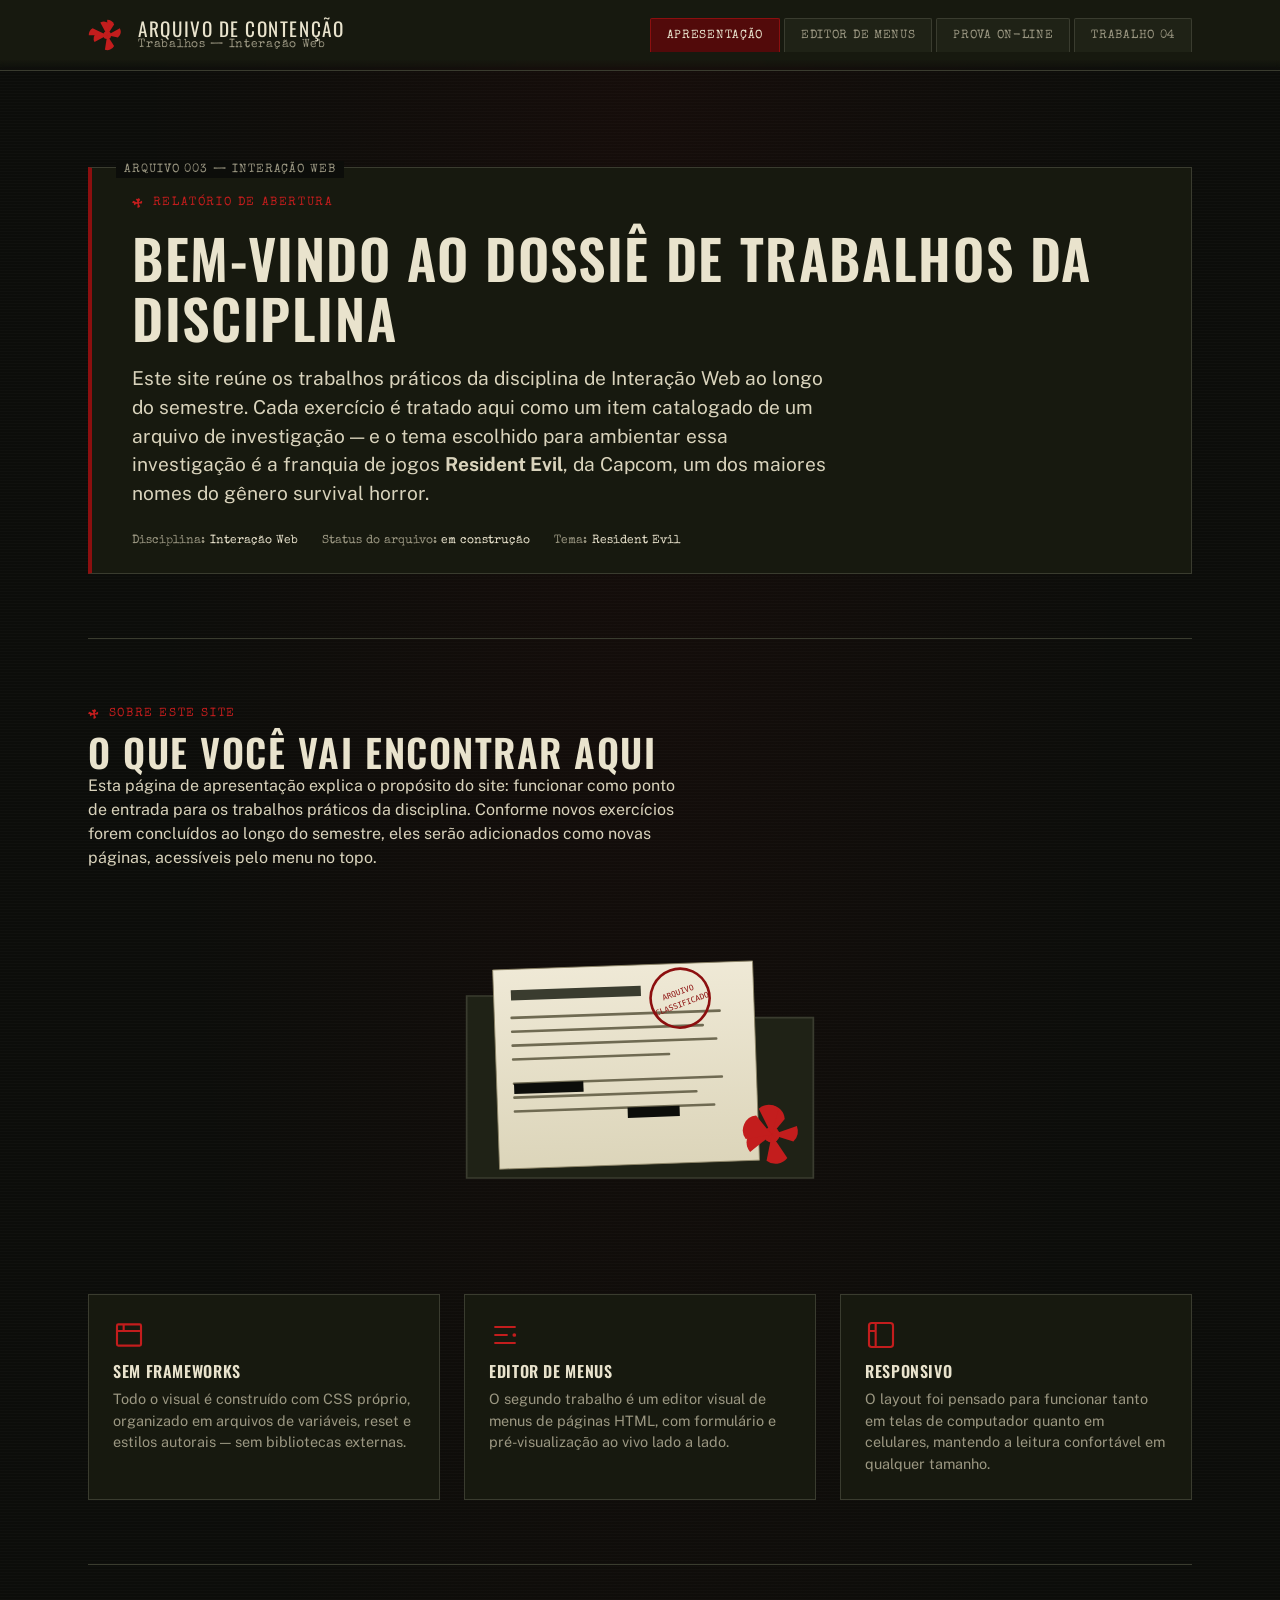
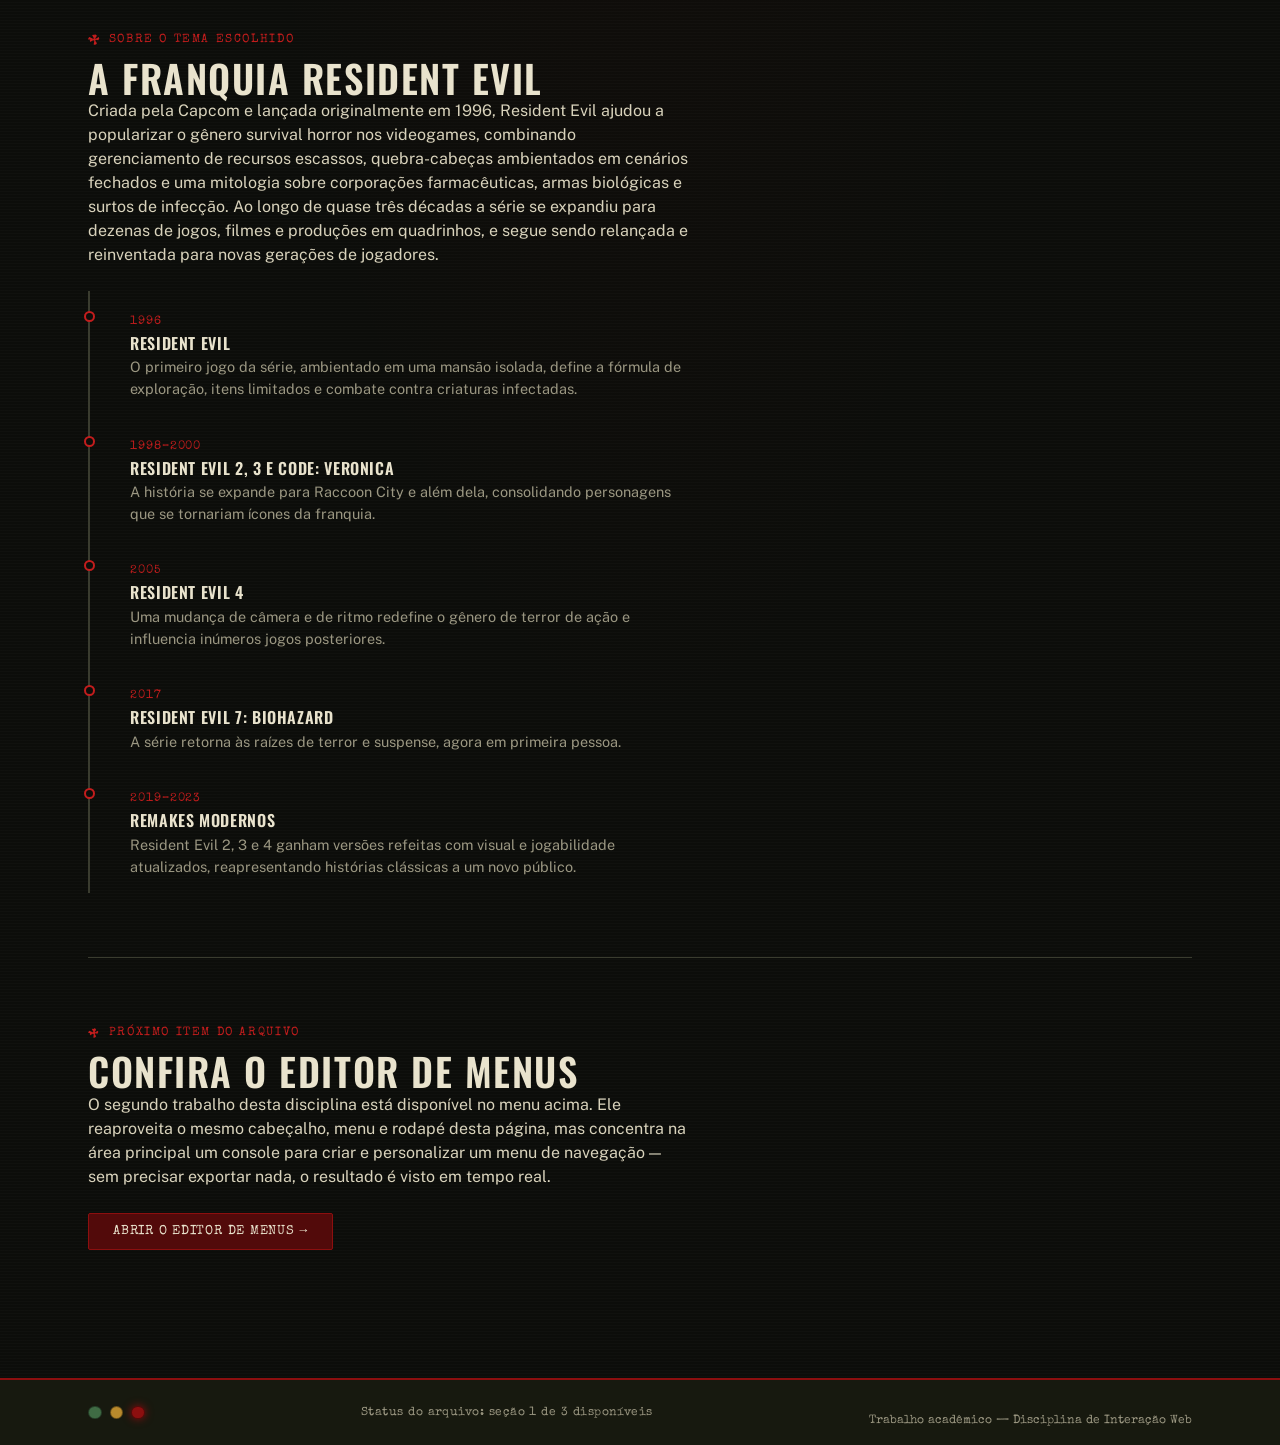
<file: index.html>
<!DOCTYPE html>
<html lang="pt-BR">
<head>
<meta charset="UTF-8">
<meta name="viewport" content="width=device-width, initial-scale=1.0">
<title>Arquivo de Contenção — Interação Web</title>
<meta name="description" content="Site de apresentação dos trabalhos da disciplina de Interação Web, com tema inspirado na franquia de jogos Resident Evil.">
<link rel="preconnect" href="https://fonts.googleapis.com">
<link rel="preconnect" href="https://fonts.gstatic.com" crossorigin>
<link href="https://fonts.googleapis.com/css2?family=Oswald:wght@500;600;700&family=Public+Sans:wght@400;500;600&family=Special+Elite&display=swap" rel="stylesheet">
<link rel="stylesheet" href="css/variables.css">
<link rel="stylesheet" href="css/reset.css">
<link rel="stylesheet" href="css/base.css">
<link rel="stylesheet" href="css/layout.css">
<link rel="stylesheet" href="css/components.css">
<script src="js/site-components.js" defer></script>
</head>
<body>
<a class="skip-link" href="#conteudo">Pular para o conteúdo</a>

<site-header></site-header>

<main class="site-main" id="conteudo">
  <div class="wrap">

    <section class="section hero" aria-labelledby="hero-title">
      <div class="hero__file">
        <p class="eyebrow">Relatório de abertura</p>
        <h1 class="hero__title" id="hero-title">Bem-vindo ao dossiê de trabalhos da disciplina</h1>
        <p class="hero__lede">
          Este site reúne os trabalhos práticos da disciplina de Interação Web ao longo do
          semestre. Cada exercício é tratado aqui como um item catalogado de um arquivo de
          investigação — e o tema escolhido para ambientar essa investigação é a franquia de
          jogos <strong>Resident Evil</strong>, da Capcom, um dos maiores nomes do gênero
          survival horror.
        </p>
        <dl class="hero__meta">
          <div><dt>Disciplina:</dt><dd>Interação Web</dd></div>
          <div><dt>Status do arquivo:</dt><dd>em construção</dd></div>
          <div><dt>Tema:</dt><dd>Resident Evil</dd></div>
        </dl>
      </div>
    </section>

    <section class="section" aria-labelledby="sobre-site-title">
      <div class="section__head">
        <p class="eyebrow">Sobre este site</p>
        <h2 id="sobre-site-title">O que você vai encontrar aqui</h2>
        <p>
          Esta página de apresentação explica o propósito do site: funcionar como ponto de
          entrada para os trabalhos práticos da disciplina. Conforme novos exercícios forem
          concluídos ao longo do semestre, eles serão adicionados como novas páginas,
          acessíveis pelo menu no topo.
        </p>
      </div>

      <img class="hero-figure" src="img/hero-dossier.svg" alt="Ilustração de uma pasta de arquivo aberta com um relatório datilografado, um carimbo de classificado e um marcador de biorrisco" width="480" height="360" loading="lazy">

      <div class="card-grid card-grid--spaced">
        <article class="card">
          <svg class="card__icon" viewBox="0 0 24 24" fill="none" stroke="currentColor" stroke-width="1.6" aria-hidden="true"><rect x="3" y="4" width="18" height="16" rx="1"/><path d="M3 9h18M8 4v5"/></svg>
          <h3>Sem frameworks</h3>
          <p>Todo o visual é construído com CSS próprio, organizado em arquivos de variáveis, reset e estilos autorais — sem bibliotecas externas.</p>
        </article>
        <article class="card">
          <svg class="card__icon" viewBox="0 0 24 24" fill="none" stroke="currentColor" stroke-width="1.6" aria-hidden="true"><path d="M4 6h16M4 12h10M4 18h16"/><circle cx="19" cy="12" r="1.4" fill="currentColor" stroke="none"/></svg>
          <h3>Editor de menus</h3>
          <p>O segundo trabalho é um editor visual de menus de páginas HTML, com formulário e pré-visualização ao vivo lado a lado.</p>
        </article>
        <article class="card">
          <svg class="card__icon" viewBox="0 0 24 24" fill="none" stroke="currentColor" stroke-width="1.6" aria-hidden="true"><rect x="3" y="3" width="18" height="18" rx="2"/><path d="M8 3v18M3 9h5"/></svg>
          <h3>Responsivo</h3>
          <p>O layout foi pensado para funcionar tanto em telas de computador quanto em celulares, mantendo a leitura confortável em qualquer tamanho.</p>
        </article>
      </div>
    </section>

    <section class="section" aria-labelledby="franquia-title">
      <div class="section__head">
        <p class="eyebrow">Sobre o tema escolhido</p>
        <h2 id="franquia-title">A franquia Resident Evil</h2>
        <p>
          Criada pela Capcom e lançada originalmente em 1996, Resident Evil ajudou a
          popularizar o gênero survival horror nos videogames, combinando gerenciamento de
          recursos escassos, quebra-cabeças ambientados em cenários fechados e uma mitologia
          sobre corporações farmacêuticas, armas biológicas e surtos de infecção. Ao longo de
          quase três décadas a série se expandiu para dezenas de jogos, filmes e produções em
          quadrinhos, e segue sendo relançada e reinventada para novas gerações de jogadores.
        </p>
      </div>

      <ol class="timeline">
        <li class="timeline__entry">
          <span class="timeline__year">1996</span>
          <h3>Resident Evil</h3>
          <p>O primeiro jogo da série, ambientado em uma mansão isolada, define a fórmula de exploração, itens limitados e combate contra criaturas infectadas.</p>
        </li>
        <li class="timeline__entry">
          <span class="timeline__year">1998–2000</span>
          <h3>Resident Evil 2, 3 e Code: Veronica</h3>
          <p>A história se expande para Raccoon City e além dela, consolidando personagens que se tornariam ícones da franquia.</p>
        </li>
        <li class="timeline__entry">
          <span class="timeline__year">2005</span>
          <h3>Resident Evil 4</h3>
          <p>Uma mudança de câmera e de ritmo redefine o gênero de terror de ação e influencia inúmeros jogos posteriores.</p>
        </li>
        <li class="timeline__entry">
          <span class="timeline__year">2017</span>
          <h3>Resident Evil 7: Biohazard</h3>
          <p>A série retorna às raízes de terror e suspense, agora em primeira pessoa.</p>
        </li>
        <li class="timeline__entry">
          <span class="timeline__year">2019–2023</span>
          <h3>Remakes modernos</h3>
          <p>Resident Evil 2, 3 e 4 ganham versões refeitas com visual e jogabilidade atualizados, reapresentando histórias clássicas a um novo público.</p>
        </li>
      </ol>
    </section>

    <section class="section" aria-labelledby="proximo-title">
      <div class="section__head">
        <p class="eyebrow">Próximo item do arquivo</p>
        <h2 id="proximo-title">Confira o editor de menus</h2>
        <p>
          O segundo trabalho desta disciplina está disponível no menu acima. Ele reaproveita o
          mesmo cabeçalho, menu e rodapé desta página, mas concentra na área principal um
          console para criar e personalizar um menu de navegação — sem precisar exportar nada,
          o resultado é visto em tempo real.
        </p>
      </div>
      <a class="btn" href="editor.html">Abrir o editor de menus →</a>
    </section>

  </div>
</main>

<site-footer></site-footer>

</body>
</html>
</file>
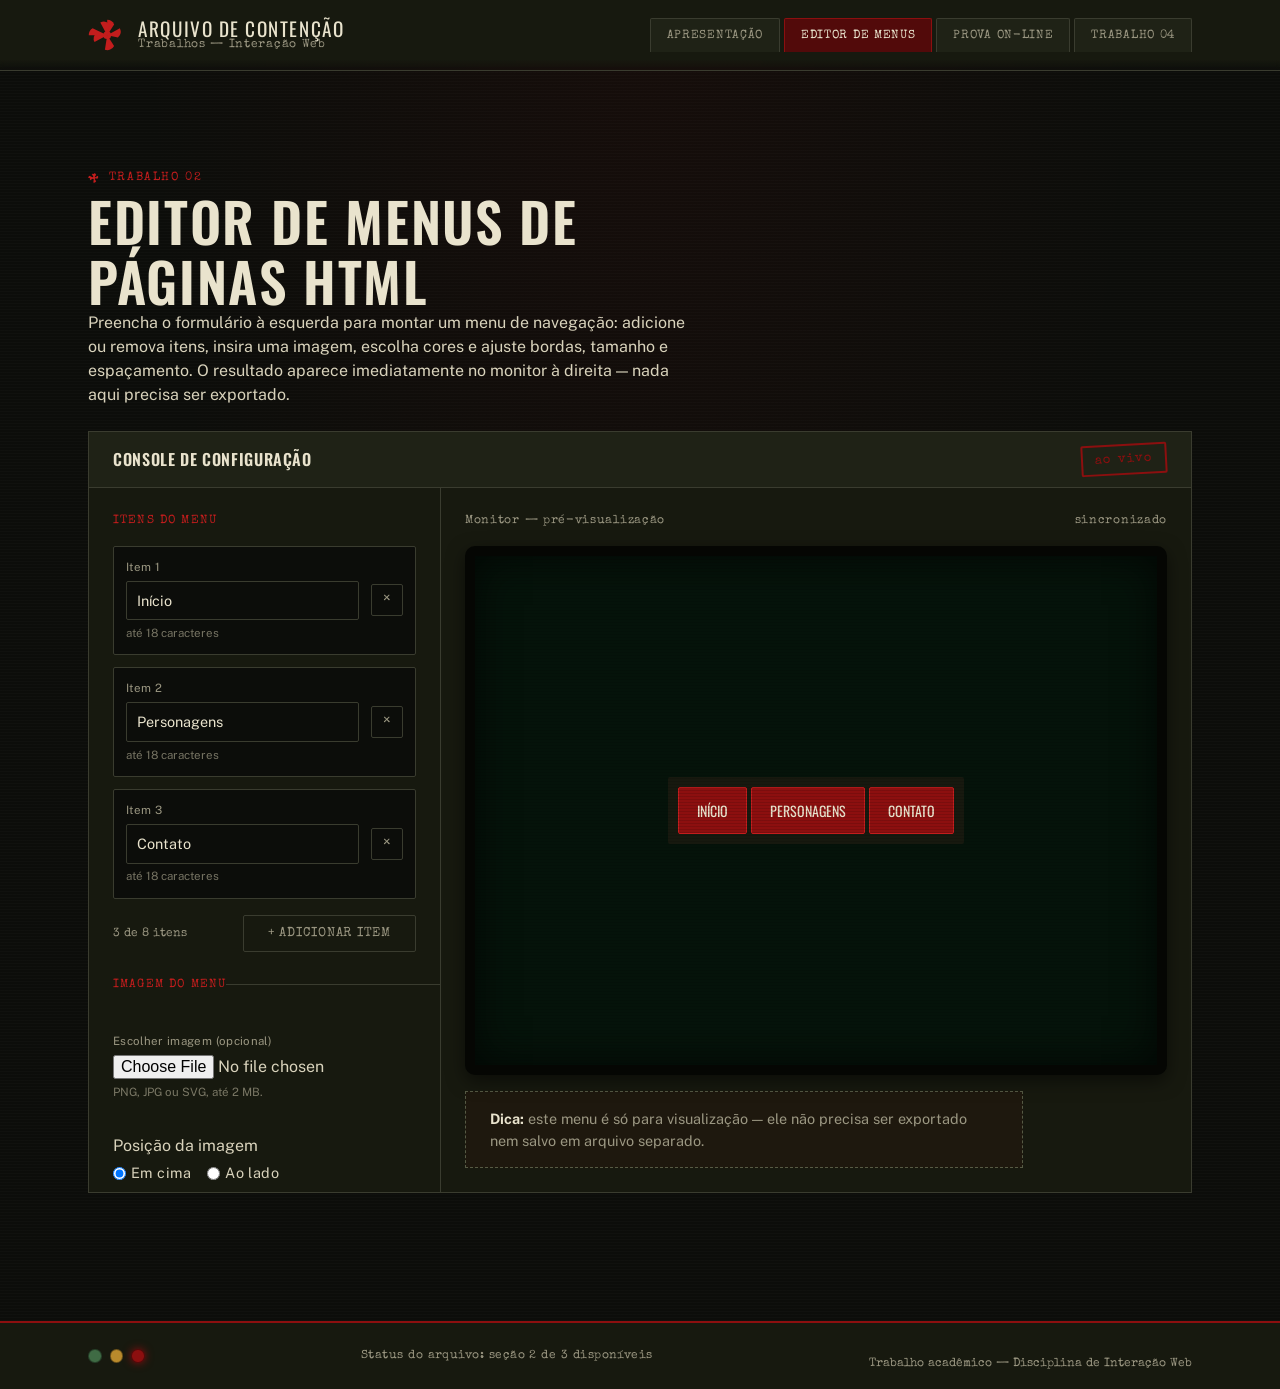
<file: editor.html>
<!DOCTYPE html>
<html lang="pt-BR">
<head>
<meta charset="UTF-8">
<meta name="viewport" content="width=device-width, initial-scale=1.0">
<title>Editor de Menus — Arquivo de Contenção</title>
<meta name="description" content="Editor visual de menus de páginas HTML: personalize itens, cores, bordas e espaçamento com pré-visualização em tempo real.">
<link rel="preconnect" href="https://fonts.googleapis.com">
<link rel="preconnect" href="https://fonts.gstatic.com" crossorigin>
<link href="https://fonts.googleapis.com/css2?family=Oswald:wght@500;600;700&family=Public+Sans:wght@400;500;600&family=Special+Elite&display=swap" rel="stylesheet">
<link rel="stylesheet" href="css/variables.css">
<link rel="stylesheet" href="css/reset.css">
<link rel="stylesheet" href="css/base.css">
<link rel="stylesheet" href="css/layout.css">
<link rel="stylesheet" href="css/components.css">
<link rel="stylesheet" href="css/editor.css">
<script src="js/site-components.js" defer></script>
</head>
<body>
<a class="skip-link" href="#conteudo">Pular para o conteúdo</a>

<site-header></site-header>

<main class="site-main" id="conteudo">
  <div class="wrap">

    <section class="section section--flush" aria-labelledby="editor-title">
      <div class="section__head">
        <p class="eyebrow">Trabalho 02</p>
        <h1 id="editor-title">Editor de menus de páginas HTML</h1>
        <p>
          Preencha o formulário à esquerda para montar um menu de navegação: adicione ou
          remova itens, insira uma imagem, escolha cores e ajuste bordas, tamanho e
          espaçamento. O resultado aparece imediatamente no monitor à direita — nada aqui
          precisa ser exportado.
        </p>
      </div>

      <div class="console">
        <div class="console__bar">
          <h2>Console de configuração</h2>
          <span class="stamp">ao vivo</span>
        </div>

        <div class="console__body">
          <!-- ===================== FORMULÁRIO DE EDIÇÃO ===================== -->
          <form class="editor-form" id="menu-editor-form" novalidate>

            <fieldset>
              <legend>Itens do menu</legend>
              <div class="item-list" id="item-list"><!-- itens inseridos via JS --></div>
              <div class="item-list__actions">
                <span class="item-list__count" id="item-count" aria-live="polite">0 de 8 itens</span>
                <button type="button" class="btn btn--ghost" id="add-item-btn">+ Adicionar item</button>
              </div>
            </fieldset>

            <fieldset>
              <legend>Imagem do menu</legend>
              <div class="field">
                <label for="menu-image">Escolher imagem (opcional)</label>
                <input type="file" id="menu-image" accept="image/*">
                <span class="field__hint">PNG, JPG ou SVG, até 2&nbsp;MB.</span>
                <span class="field__error" id="image-error" role="alert"></span>
              </div>
              <div class="field">
                <span id="image-position-label">Posição da imagem</span>
                <div class="radio-group" role="radiogroup" aria-labelledby="image-position-label">
                  <label><input type="radio" name="image-position" value="top" checked> Em cima</label>
                  <label><input type="radio" name="image-position" value="side"> Ao lado</label>
                </div>
              </div>
              <div class="field">
                <label for="image-size">Tamanho da imagem</label>
                <div class="range-row">
                  <input type="range" id="image-size" min="40" max="260" step="10" value="140">
                  <output id="image-size-out" for="image-size">140px</output>
                </div>
              </div>
              <button type="button" class="btn btn--ghost" id="remove-image-btn" disabled>Remover imagem</button>
            </fieldset>

            <fieldset>
              <legend>Cores</legend>
              <div class="field-row">
                <div class="field">
                  <label for="menu-bg">Fundo do menu</label>
                  <input type="color" id="menu-bg" value="#17190f">
                </div>
                <div class="field">
                  <label for="item-bg">Fundo dos itens</label>
                  <input type="color" id="item-bg" value="#8c0f0f">
                </div>
              </div>
              <div class="field-row">
                <div class="field">
                  <label for="item-text-color">Cor do texto</label>
                  <input type="color" id="item-text-color" value="#e9e3cd">
                </div>
                <div class="field">
                  <label for="border-color">Cor da borda</label>
                  <input type="color" id="border-color" value="#c31d1d">
                </div>
              </div>
            </fieldset>

            <fieldset>
              <legend>Bordas e tamanho</legend>
              <div class="field">
                <label for="border-width">Espessura da borda</label>
                <div class="range-row">
                  <input type="range" id="border-width" min="0" max="6" step="1" value="1">
                  <output id="border-width-out" for="border-width">1px</output>
                </div>
              </div>
              <div class="field">
                <label for="border-radius">Arredondamento</label>
                <div class="range-row">
                  <input type="range" id="border-radius" min="0" max="24" step="1" value="2">
                  <output id="border-radius-out" for="border-radius">2px</output>
                </div>
              </div>
              <div class="field">
                <label for="font-size">Tamanho do texto</label>
                <div class="range-row">
                  <input type="range" id="font-size" min="11" max="22" step="1" value="14">
                  <output id="font-size-out" for="font-size">14px</output>
                </div>
              </div>
              <div class="field-row">
                <div class="field">
                  <label for="padding-y">Altura dos itens</label>
                  <div class="range-row">
                    <input type="range" id="padding-y" min="4" max="28" step="1" value="12">
                    <output id="padding-y-out" for="padding-y">12px</output>
                  </div>
                </div>
                <div class="field">
                  <label for="padding-x">Largura dos itens</label>
                  <div class="range-row">
                    <input type="range" id="padding-x" min="8" max="40" step="1" value="18">
                    <output id="padding-x-out" for="padding-x">18px</output>
                  </div>
                </div>
              </div>
            </fieldset>

            <fieldset>
              <legend>Distribuição e espaçamento</legend>
              <div class="field">
                <label for="item-gap">Espaço entre itens</label>
                <div class="range-row">
                  <input type="range" id="item-gap" min="0" max="32" step="1" value="4">
                  <output id="item-gap-out" for="item-gap">4px</output>
                </div>
              </div>
              <div class="field">
                <label for="distribution">Alinhamento dos itens</label>
                <select id="distribution">
                  <option value="flex-start">Início</option>
                  <option value="center">Centro</option>
                  <option value="space-between">Distribuído nas pontas</option>
                  <option value="space-around">Distribuído com respiro</option>
                  <option value="flex-end">Fim</option>
                </select>
              </div>
            </fieldset>

          </form>

          <!-- ===================== PRÉ-VISUALIZAÇÃO ===================== -->
          <div class="preview-panel">
            <div class="preview-panel__label">
              <span>Monitor — pré-visualização</span>
              <span id="preview-status">sincronizado</span>
            </div>
            <div class="monitor">
              <nav class="generated-menu" id="menu-preview" aria-label="Pré-visualização do menu gerado"></nav>
            </div>
            <p class="note"><strong>Dica:</strong> este menu é só para visualização — ele não precisa ser exportado nem salvo em arquivo separado.</p>
          </div>
        </div>
      </div>
    </section>

  </div>
</main>

<site-footer></site-footer>

<script src="js/editor.js"></script>
</body>
</html>
</file>
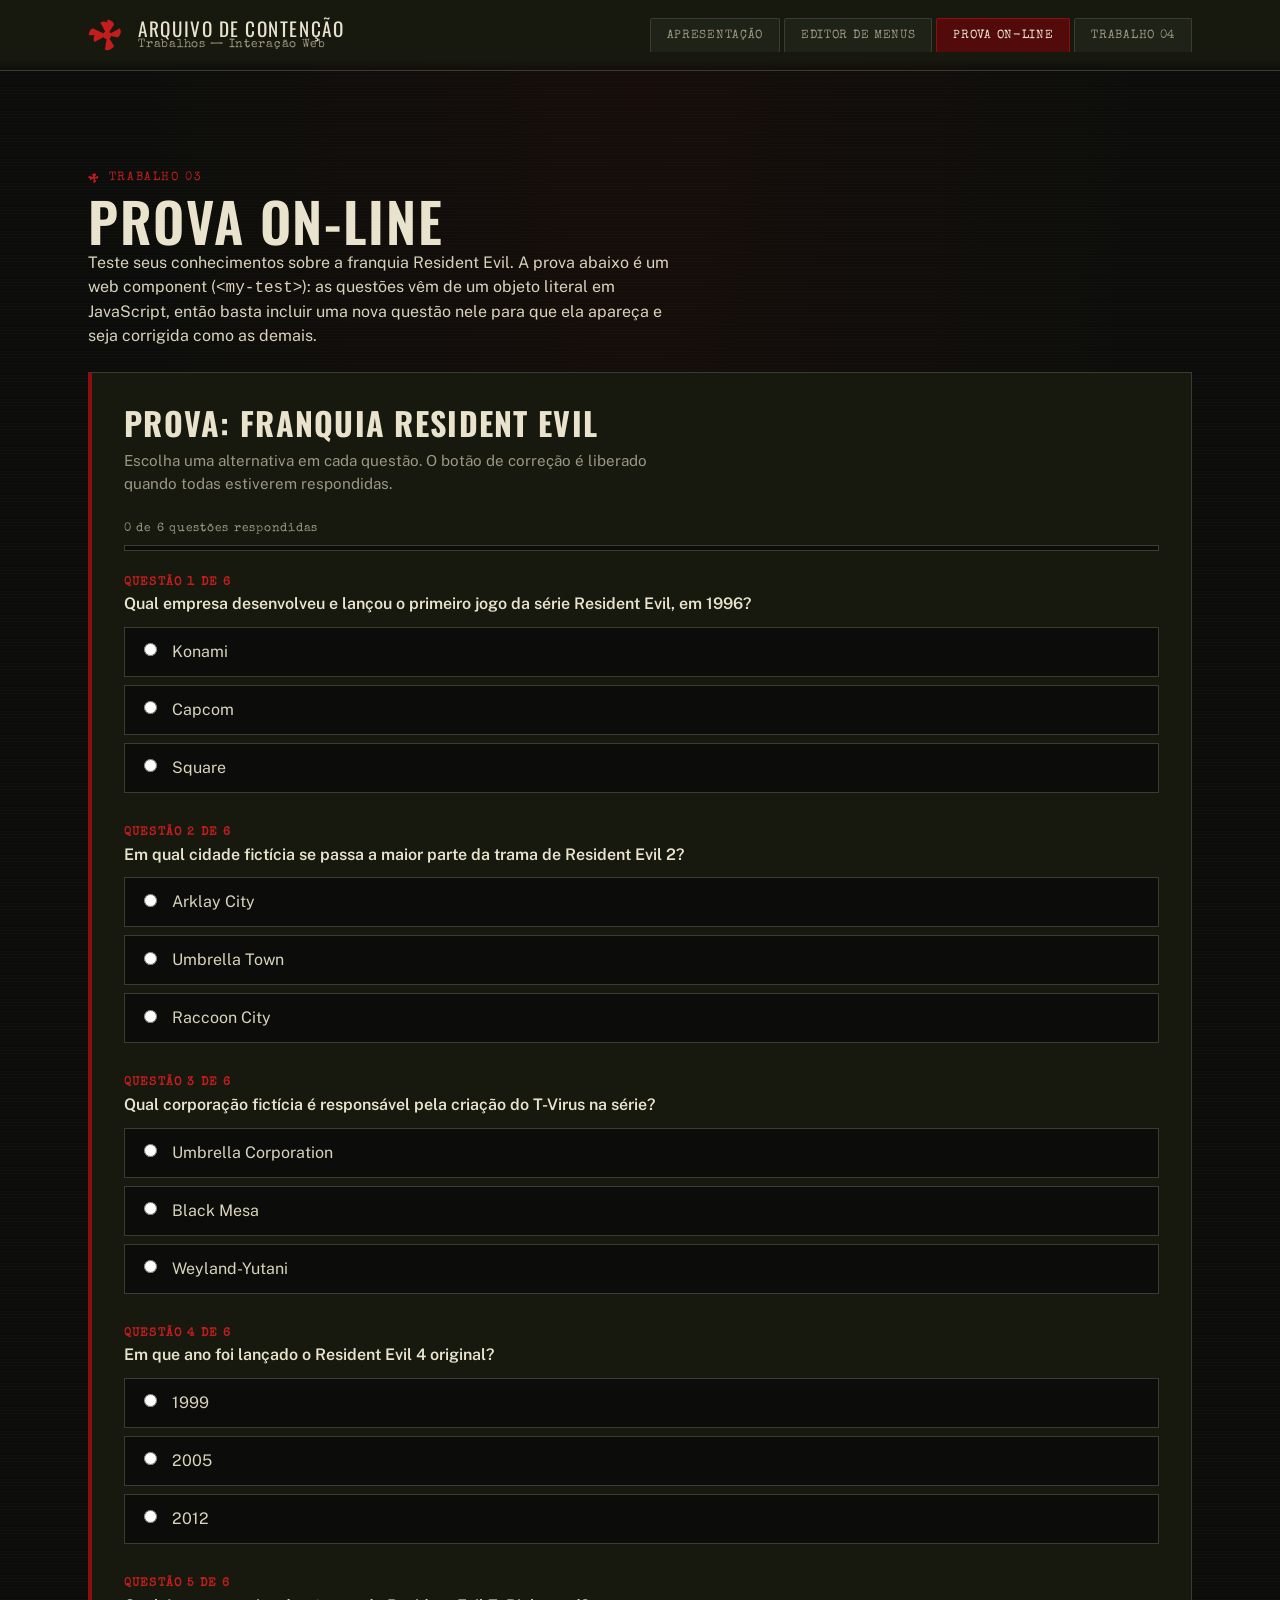
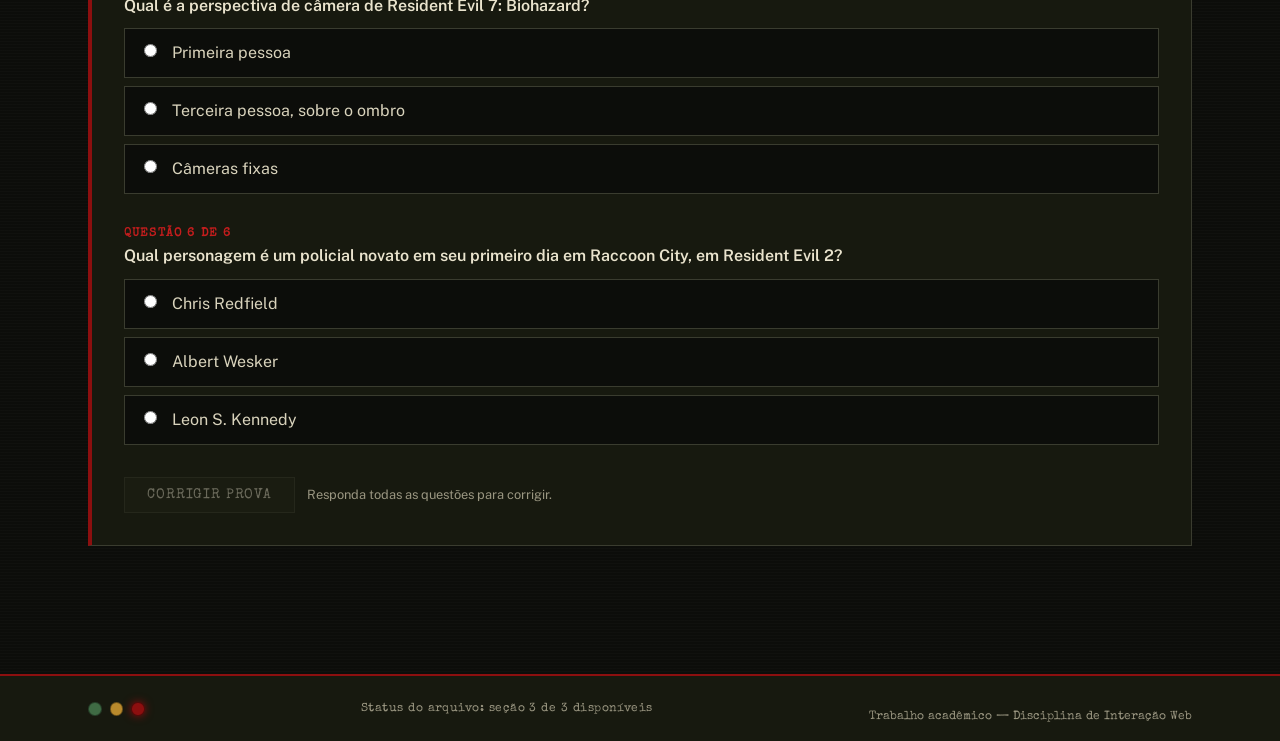
<file: prova.html>
<!DOCTYPE html>
<html lang="pt-BR">
<head>
<meta charset="UTF-8">
<meta name="viewport" content="width=device-width, initial-scale=1.0">
<title>Prova On-line — Arquivo de Contenção</title>
<meta name="description" content="Prova on-line de múltipla escolha sobre a franquia Resident Evil, feita com um web component.">
<link rel="preconnect" href="https://fonts.googleapis.com">
<link rel="preconnect" href="https://fonts.gstatic.com" crossorigin>
<link href="https://fonts.googleapis.com/css2?family=Oswald:wght@500;600;700&family=Public+Sans:wght@400;500;600&family=Special+Elite&display=swap" rel="stylesheet">
<link rel="stylesheet" href="css/variables.css">
<link rel="stylesheet" href="css/reset.css">
<link rel="stylesheet" href="css/base.css">
<link rel="stylesheet" href="css/layout.css">
<link rel="stylesheet" href="css/components.css">
<script src="js/site-components.js" defer></script>
<script src="js/quiz-data.js" defer></script>
<script src="js/my-test.js" defer></script>
</head>
<body>
<a class="skip-link" href="#conteudo">Pular para o conteúdo</a>

<site-header></site-header>

<main class="site-main" id="conteudo">
  <div class="wrap">

    <section class="section section--flush" aria-labelledby="prova-title">
      <div class="section__head">
        <p class="eyebrow">Trabalho 03</p>
        <h1 id="prova-title">Prova on-line</h1>
        <p>
          Teste seus conhecimentos sobre a franquia Resident Evil. A prova abaixo é um web
          component (<code>&lt;my-test&gt;</code>): as questões vêm de um objeto literal em
          JavaScript, então basta incluir uma nova questão nele para que ela apareça e seja
          corrigida como as demais.
        </p>
      </div>

      <my-test>
        <span slot="titulo">Prova: franquia Resident Evil</span>
        <span slot="introducao">Escolha uma alternativa em cada questão. O botão de correção é liberado quando todas estiverem respondidas.</span>
      </my-test>
    </section>

  </div>
</main>

<site-footer></site-footer>

</body>
</html>
</file>
<file: css/variables.css>
/* ==========================================================================
   variables.css
   Tokens de design do site. Todo o restante do CSS deve consumir estas
   variáveis em vez de valores soltos, para manter consistência visual.
   ========================================================================== */

:root {
  /* --- Cores base ------------------------------------------------------- */
  --color-void:        #0c0d0a;  /* fundo principal, quase preto */
  --color-panel:        #17190f;  /* painéis, cartões, cabeçalho */
  --color-panel-raised: #1f2216;  /* elementos "acima" do painel */
  --color-line:         #3a3c2f;  /* linhas divisórias sutis */
  --color-line-strong:  #565a44;  /* linhas divisórias em destaque */

  --color-paper:   #e9e3cd;  /* "papel" de arquivo datilografado */
  --color-ink:     #d9d3bc;  /* texto claro sobre fundo escuro */
  --color-ink-dim: #9b9782;  /* texto secundário sobre fundo escuro */

  --color-blood:        #8c0f0f;  /* vermelho principal */
  --color-blood-bright: #c31d1d;  /* vermelho de destaque / hover */
  --color-blood-deep:   #520a0a;  /* vermelho escuro / sombras */

  --color-amber:  #a9822f;  /* dourado envelhecido, uso decorativo */

  --color-status-safe:    #3f6b44;
  --color-status-caution: #b98a2c;
  --color-status-danger:  #8c0f0f;

  --color-focus: #e2c14c; /* contorno de foco de teclado, alto contraste */

  /* --- Tipografia --------------------------------------------------------
     "display": títulos condensados, estilo estêncil militar
     "body":    texto corrido, legível
     "type":    máquina de escrever, usado em pequenas doses (rótulos, tags)
  -------------------------------------------------------------------------- */
  --font-display: 'Oswald', 'Arial Narrow', sans-serif;
  --font-body:    'Public Sans', -apple-system, BlinkMacSystemFont, 'Segoe UI', sans-serif;
  --font-type:    'Special Elite', 'Courier New', monospace;

  --fs-2xs: 0.72rem;
  --fs-xs:  0.8rem;
  --fs-sm:  0.9rem;
  --fs-md:  1rem;
  --fs-lg:  1.2rem;
  --fs-xl:  1.6rem;
  --fs-2xl: 2.4rem;
  --fs-3xl: 3.4rem;

  /* --- Espaçamento -------------------------------------------------------- */
  --space-3xs: 0.25rem;
  --space-2xs: 0.5rem;
  --space-xs:  0.75rem;
  --space-sm:  1rem;
  --space-md:  1.5rem;
  --space-lg:  2.5rem;
  --space-xl:  4rem;
  --space-2xl: 6rem;

  /* --- Layout --------------------------------------------------------- */
  --content-width: 72rem;
  --radius-sm: 2px;
  --radius-md: 4px;
  --border-hairline: 1px solid var(--color-line);

  /* --- Movimento --------------------------------------------------------- */
  --ease-out: cubic-bezier(0.16, 1, 0.3, 1);
  --dur-fast: 150ms;
  --dur-med:  400ms;

  /* Ícone de biorrisco (símbolo genérico de domínio público) usado como
     máscara CSS em pequenos rótulos. */
  --icon-biohazard: url("data:image/svg+xml,%3Csvg xmlns='http://www.w3.org/2000/svg' viewBox='0 0 100 100'%3E%3Cg fill='%23000'%3E%3Ccircle cx='50' cy='50' r='10'/%3E%3Cpath d='M50 50 L50 10 A20 20 0 0 1 68 22 Z'/%3E%3Cpath d='M50 50 L83 32 A20 20 0 0 1 78 56 Z'/%3E%3Cpath d='M50 50 L68 78 A20 20 0 0 1 44 88 Z'/%3E%3Cpath d='M50 50 L17 68 A20 20 0 0 1 22 44 Z'/%3E%3Cpath d='M50 50 L32 17 A20 20 0 0 1 56 22 Z'/%3E%3Cpath d='M50 50 L2 50 A20 20 0 0 1 12 32 Z'/%3E%3C/g%3E%3C/svg%3E");
}

@media (prefers-reduced-motion: reduce) {
  :root {
    --dur-fast: 0ms;
    --dur-med: 0ms;
  }
}
</file>
<file: css/base.css>
/* ==========================================================================
   base.css
   Estilos de base: tipografia, cores globais, elementos de texto.
   ========================================================================== */

body {
  background-color: var(--color-void);
  color: var(--color-ink);
  font-family: var(--font-body);
  font-size: var(--fs-md);
  background-image:
    radial-gradient(ellipse at top, rgba(140, 15, 15, 0.08), transparent 55%),
    repeating-linear-gradient(180deg, rgba(255,255,255,0.015) 0px, rgba(255,255,255,0.015) 1px, transparent 1px, transparent 3px);
}

h1, h2, h3, h4 {
  font-family: var(--font-display);
  text-transform: uppercase;
  letter-spacing: 0.04em;
  font-weight: 600;
  color: var(--color-paper);
  line-height: 1.1;
}

h1 { font-size: var(--fs-3xl); letter-spacing: 0.03em; }
h2 { font-size: var(--fs-2xl); }
h3 { font-size: var(--fs-xl); }
h4 { font-size: var(--fs-lg); }

p {
  max-width: 62ch;
}

p + p {
  margin-top: var(--space-sm);
}

a {
  color: var(--color-blood-bright);
  border-bottom: 1px solid transparent;
  transition: border-color var(--dur-fast) var(--ease-out), color var(--dur-fast) var(--ease-out);
}

a:hover,
a:focus-visible {
  border-color: currentColor;
}

.eyebrow {
  display: inline-flex;
  align-items: center;
  gap: var(--space-2xs);
  font-family: var(--font-type);
  font-size: var(--fs-2xs);
  letter-spacing: 0.14em;
  text-transform: uppercase;
  color: var(--color-blood-bright);
}

.eyebrow::before {
  content: '';
  width: 1.1em;
  height: 1.1em;
  background: currentColor;
  -webkit-mask: var(--icon-biohazard) center / contain no-repeat;
          mask: var(--icon-biohazard) center / contain no-repeat;
}

.stamp {
  font-family: var(--font-type);
  font-size: var(--fs-xs);
  color: var(--color-status-danger);
  border: 2px solid var(--color-status-danger);
  padding: var(--space-3xs) var(--space-xs);
  display: inline-block;
  transform: rotate(-3deg);
  letter-spacing: 0.1em;
  border-radius: var(--radius-sm);
}

.redacted {
  background: var(--color-void);
  color: var(--color-void);
  border-radius: 1px;
  user-select: none;
}

.visually-hidden {
  position: absolute;
  width: 1px;
  height: 1px;
  padding: 0;
  margin: -1px;
  overflow: hidden;
  clip: rect(0, 0, 0, 0);
  white-space: nowrap;
  border: 0;
}

.skip-link {
  position: absolute;
  left: var(--space-sm);
  top: -3rem;
  background: var(--color-blood);
  color: var(--color-paper);
  padding: var(--space-2xs) var(--space-sm);
  z-index: 100;
  transition: top var(--dur-fast) var(--ease-out);
}

.skip-link:focus {
  top: var(--space-sm);
}
</file>
<file: css/layout.css>
/* ==========================================================================
   layout.css
   Estrutura de página: cabeçalho, menu, área principal e rodapé.
   O site é montado em uma única coluna, com largura de leitura limitada.
   ========================================================================== */

.wrap {
  width: 100%;
  max-width: var(--content-width);
  margin-inline: auto;
  padding-inline: var(--space-md);
}

/* ---------- Cabeçalho -------------------------------------------------- */

.site-header {
  position: sticky;
  top: 0;
  z-index: 20;
  background: linear-gradient(180deg, var(--color-panel) 0%, var(--color-panel) 85%, transparent);
  border-bottom: var(--border-hairline);
  backdrop-filter: blur(2px);
}

.site-header__bar {
  display: flex;
  align-items: center;
  justify-content: space-between;
  gap: var(--space-md);
  padding-block: var(--space-sm);
  flex-wrap: wrap;
}

.brand {
  display: flex;
  align-items: center;
  gap: var(--space-xs);
}

.brand__mark {
  width: 2.4rem;
  height: 2.4rem;
  color: var(--color-blood-bright);
  flex-shrink: 0;
}

.brand__text {
  display: flex;
  flex-direction: column;
  line-height: 1.1;
}

.brand__title {
  font-family: var(--font-display);
  font-size: var(--fs-lg);
  letter-spacing: 0.08em;
  text-transform: uppercase;
  color: var(--color-paper);
}

.brand__subtitle {
  font-family: var(--font-type);
  font-size: var(--fs-2xs);
  color: var(--color-ink-dim);
  letter-spacing: 0.06em;
}

/* ---------- Navegação (abas de dossiê) --------------------------------- */

.site-nav__list {
  display: flex;
  flex-wrap: wrap;
  gap: var(--space-3xs);
}

.site-nav__link {
  display: inline-flex;
  align-items: center;
  gap: var(--space-3xs);
  font-family: var(--font-type);
  font-size: var(--fs-2xs);
  letter-spacing: 0.06em;
  text-transform: uppercase;
  color: var(--color-ink-dim);
  padding: var(--space-2xs) var(--space-sm);
  border: 1px solid var(--color-line);
  border-bottom: none;
  border-radius: var(--radius-sm) var(--radius-sm) 0 0;
  background: var(--color-panel-raised);
}

.site-nav__link:hover,
.site-nav__link:focus-visible {
  color: var(--color-paper);
  border-color: var(--color-line-strong);
}

.site-nav__link[aria-current='page'] {
  color: var(--color-paper);
  background: var(--color-blood-deep);
  border-color: var(--color-blood);
}

/* ---------- Área principal --------------------------------------------- */

.site-main {
  padding-block: var(--space-2xl) var(--space-xl);
}

.section {
  padding-block: var(--space-xl);
  border-top: var(--border-hairline);
}

.section:first-child {
  border-top: none;
  padding-top: 0;
}

.section--flush {
  padding-top: 0;
}

.section__head {
  margin-bottom: var(--space-md);
  max-width: 60ch;
}

.section__head h2 {
  margin-top: var(--space-3xs);
}

/* ---------- Rodapé (barra de status) ------------------------------------ */

.site-footer {
  border-top: 2px solid var(--color-blood);
  background: var(--color-panel);
}

.status-bar {
  display: flex;
  align-items: center;
  gap: var(--space-md);
  padding-block: var(--space-sm);
  flex-wrap: wrap;
  justify-content: space-between;
}

.status-bar__ampoules {
  display: flex;
  gap: var(--space-2xs);
}

.ampoule {
  width: 0.85rem;
  height: 0.85rem;
  border-radius: 50%;
  border: 1px solid rgba(0,0,0,0.4);
}

.ampoule--safe    { background: var(--color-status-safe); }
.ampoule--caution { background: var(--color-status-caution); }
.ampoule--danger  { background: var(--color-status-danger); box-shadow: 0 0 8px var(--color-status-danger); }

.status-bar__text {
  font-family: var(--font-type);
  font-size: var(--fs-2xs);
  color: var(--color-ink-dim);
  letter-spacing: 0.04em;
}

.site-footer__credit {
  font-family: var(--font-type);
  font-size: var(--fs-2xs);
  color: var(--color-ink-dim);
}

/* ---------- Responsivo --------------------------------------------------- */

@media (max-width: 40rem) {
  h1 { font-size: 2.1rem; }
  h2 { font-size: 1.5rem; }

  .site-header__bar {
    flex-direction: column;
    align-items: flex-start;
  }

  .site-nav__list {
    width: 100%;
  }

  .site-nav__link {
    flex: 1 1 auto;
    justify-content: center;
    text-align: center;
  }

  .status-bar {
    flex-direction: column;
    align-items: flex-start;
    gap: var(--space-2xs);
  }
}

/* ---------- Custom elements do site ---------------------------------------
   <site-header> e <site-footer> não geram caixa própria: o <header> e o
   <footer> internos se comportam como filhos diretos do body (o cabeçalho
   fixo com position: sticky continua funcionando). */

site-header,
site-footer {
  display: contents;
}

site-nav {
  display: block;
}
</file>
<file: css/components.css>
/* ==========================================================================
   components.css
   Peças reutilizáveis: hero, linha do tempo (elemento de assinatura),
   cartões de conteúdo e botões.
   ========================================================================== */

/* ---------- Hero -------------------------------------------------------- */

.hero {
  display: grid;
  gap: var(--space-md);
}

.hero__file {
  background: var(--color-panel);
  border: var(--border-hairline);
  border-left: 4px solid var(--color-blood);
  padding: var(--space-md) var(--space-lg);
  position: relative;
}

.hero__file::before {
  content: 'ARQUIVO 003 — INTERAÇÃO WEB';
  position: absolute;
  top: -0.65em;
  left: var(--space-md);
  background: var(--color-void);
  padding-inline: var(--space-2xs);
  font-family: var(--font-type);
  font-size: var(--fs-2xs);
  color: var(--color-ink-dim);
  letter-spacing: 0.08em;
}

.hero__title {
  margin-top: var(--space-xs);
}

.hero__lede {
  margin-top: var(--space-sm);
  color: var(--color-ink);
  font-size: var(--fs-lg);
  max-width: 58ch;
}

.hero__meta {
  margin-top: var(--space-md);
  display: flex;
  gap: var(--space-md);
  flex-wrap: wrap;
  font-family: var(--font-type);
  font-size: var(--fs-2xs);
  color: var(--color-ink-dim);
}

.hero__meta dt {
  color: var(--color-ink-dim);
}

.hero__meta div {
  display: flex;
  gap: 0.4em;
}

.hero__meta dd {
  color: var(--color-paper);
}

/* ---------- Grade de cartões -------------------------------------------- */

.card-grid {
  display: grid;
  grid-template-columns: repeat(auto-fit, minmax(15rem, 1fr));
  gap: var(--space-md);
}

.card-grid--spaced {
  margin-top: var(--space-lg);
}

.hero-figure {
  max-width: 26rem;
  margin-inline: auto;
}

.card {
  background: var(--color-panel);
  border: var(--border-hairline);
  padding: var(--space-md);
  transition: border-color var(--dur-fast) var(--ease-out), transform var(--dur-fast) var(--ease-out);
}

.card:hover {
  border-color: var(--color-line-strong);
  transform: translateY(-2px);
}

.card__icon {
  width: 2rem;
  height: 2rem;
  color: var(--color-blood-bright);
  margin-bottom: var(--space-xs);
}

.card h3 {
  font-size: var(--fs-md);
  color: var(--color-paper);
}

.card p {
  margin-top: var(--space-2xs);
  font-size: var(--fs-sm);
  color: var(--color-ink-dim);
}

/* ---------- Linha do tempo (elemento de assinatura) ---------------------
   Ordem cronológica real dos lançamentos: aqui a numeração e as datas
   carregam informação verdadeira, por isso marcadores sequenciais fazem
   sentido nesta seção específica.
   ------------------------------------------------------------------------ */

.timeline {
  position: relative;
  margin-top: var(--space-md);
  padding-left: var(--space-lg);
  border-left: 2px solid var(--color-line);
}

.timeline__entry {
  position: relative;
  padding-block: var(--space-sm);
}

.timeline__entry::before {
  content: '';
  position: absolute;
  left: calc(var(--space-lg) * -1 - 6px);
  top: calc(var(--space-sm) + 4px);
  width: 11px;
  height: 11px;
  background: var(--color-void);
  border: 2px solid var(--color-blood-bright);
  border-radius: 50%;
}

.timeline__year {
  font-family: var(--font-type);
  font-size: var(--fs-2xs);
  color: var(--color-blood-bright);
  letter-spacing: 0.08em;
}

.timeline__entry h3 {
  margin-top: var(--space-3xs);
  font-size: var(--fs-md);
}

.timeline__entry p {
  margin-top: var(--space-3xs);
  font-size: var(--fs-sm);
  color: var(--color-ink-dim);
}

/* ---------- Botões -------------------------------------------------------- */

.btn {
  display: inline-flex;
  align-items: center;
  gap: var(--space-2xs);
  font-family: var(--font-type);
  font-size: var(--fs-xs);
  letter-spacing: 0.06em;
  text-transform: uppercase;
  padding: var(--space-2xs) var(--space-md);
  border: 1px solid var(--color-blood);
  color: var(--color-paper);
  background: var(--color-blood-deep);
  border-radius: var(--radius-sm);
  transition: background var(--dur-fast) var(--ease-out), border-color var(--dur-fast) var(--ease-out);
}

.btn:hover,
.btn:focus-visible {
  background: var(--color-blood);
  border-color: var(--color-blood-bright);
}

.btn--ghost {
  background: transparent;
  border-color: var(--color-line);
  color: var(--color-ink-dim);
}

.btn--ghost:hover,
.btn--ghost:focus-visible {
  border-color: var(--color-line-strong);
  color: var(--color-paper);
  background: var(--color-panel-raised);
}

.btn:disabled {
  opacity: 0.4;
  cursor: not-allowed;
  background: var(--color-panel-raised);
  border-color: var(--color-line);
}

/* ---------- Nota lateral / dica -------------------------------------------- */

.note {
  border: 1px dashed var(--color-line-strong);
  padding: var(--space-sm) var(--space-md);
  font-size: var(--fs-sm);
  color: var(--color-ink-dim);
  background: rgba(140, 15, 15, 0.06);
}

.note strong {
  color: var(--color-paper);
}
</file>
<file: css/editor.css>
/* ==========================================================================
   editor.css
   Estilos exclusivos da página 2: o Console de Edição de Menu.
   Painel esquerdo = formulário (terminal). Painel direito = pré-visualização
   ao vivo do menu gerado, dentro de uma moldura de "monitor".
   ========================================================================== */

.console {
  border: var(--border-hairline);
  background: var(--color-panel);
}

.console__bar {
  display: flex;
  align-items: center;
  justify-content: space-between;
  gap: var(--space-sm);
  padding: var(--space-xs) var(--space-md);
  border-bottom: var(--border-hairline);
  background: var(--color-panel-raised);
  flex-wrap: wrap;
}

.console__bar h2 {
  font-size: var(--fs-md);
}

.console__body {
  display: grid;
  grid-template-columns: minmax(0, 22rem) minmax(0, 1fr);
}

@media (max-width: 56rem) {
  .console__body {
    grid-template-columns: 1fr;
  }
}

/* ---------- Painel de formulário ---------------------------------------- */

.editor-form {
  padding: var(--space-md);
  border-right: var(--border-hairline);
  max-height: 44rem;
  overflow-y: auto;
}

@media (max-width: 56rem) {
  .editor-form {
    border-right: none;
    border-bottom: var(--border-hairline);
    max-height: none;
  }
}

.editor-form fieldset {
  border-top: var(--border-hairline);
  padding-top: var(--space-md);
  margin-top: var(--space-md);
}

.editor-form fieldset:first-of-type {
  border-top: none;
  padding-top: 0;
  margin-top: 0;
}

.editor-form legend {
  font-family: var(--font-type);
  font-size: var(--fs-2xs);
  letter-spacing: 0.1em;
  text-transform: uppercase;
  color: var(--color-blood-bright);
  padding: 0;
  margin-bottom: var(--space-sm);
}

.field {
  display: flex;
  flex-direction: column;
  gap: 0.3rem;
  margin-bottom: var(--space-sm);
}

.field:last-child {
  margin-bottom: 0;
}

.field label {
  font-size: var(--fs-2xs);
  letter-spacing: 0.03em;
  color: var(--color-ink-dim);
}

.field__hint {
  font-size: var(--fs-2xs);
  color: var(--color-ink-dim);
  opacity: 0.75;
}

.field__error {
  font-size: var(--fs-2xs);
  color: var(--color-blood-bright);
  min-height: 1em;
}

.field-row {
  display: grid;
  grid-template-columns: 1fr 1fr;
  gap: var(--space-sm);
}

.editor-form input[type='text'],
.editor-form input[type='number'],
.editor-form select {
  background: var(--color-void);
  border: 1px solid var(--color-line);
  color: var(--color-paper);
  padding: 0.5rem 0.6rem;
  border-radius: var(--radius-sm);
  font-size: var(--fs-sm);
  width: 100%;
}

.editor-form input[type='text']:focus-visible,
.editor-form input[type='number']:focus-visible,
.editor-form select:focus-visible {
  border-color: var(--color-blood-bright);
}

.editor-form input:disabled {
  opacity: 0.4;
  cursor: not-allowed;
}

.editor-form input[type='color'] {
  -webkit-appearance: none;
  appearance: none;
  width: 100%;
  height: 2.2rem;
  border: 1px solid var(--color-line);
  border-radius: var(--radius-sm);
  padding: 2px;
  background: var(--color-void);
  cursor: pointer;
}
.editor-form input[type='color']::-webkit-color-swatch-wrapper { padding: 0; }
.editor-form input[type='color']::-webkit-color-swatch { border: none; border-radius: 1px; }

.editor-form input[type='range'] {
  width: 100%;
  accent-color: var(--color-blood-bright);
}

.range-row {
  display: flex;
  align-items: center;
  gap: var(--space-sm);
}

.range-row output {
  font-family: var(--font-type);
  font-size: var(--fs-2xs);
  color: var(--color-paper);
  min-width: 3.4em;
  text-align: right;
}

.radio-group {
  display: flex;
  gap: var(--space-sm);
  flex-wrap: wrap;
}

.radio-group label {
  display: inline-flex;
  align-items: center;
  gap: 0.35em;
  font-size: var(--fs-sm);
  color: var(--color-ink);
}

/* ---------- Lista de itens de menu --------------------------------------- */

.item-list {
  display: flex;
  flex-direction: column;
  gap: var(--space-xs);
}

.item-row {
  display: grid;
  grid-template-columns: 1fr auto;
  gap: var(--space-xs);
  align-items: start;
  background: var(--color-void);
  border: 1px solid var(--color-line);
  padding: var(--space-xs);
  border-radius: var(--radius-sm);
}

.item-row .field {
  margin-bottom: 0;
}

.item-row__remove {
  align-self: center;
  width: 2rem;
  height: 2rem;
  border: 1px solid var(--color-line);
  color: var(--color-ink-dim);
  border-radius: var(--radius-sm);
  font-family: var(--font-type);
  line-height: 1;
}

.item-row__remove:hover:not(:disabled),
.item-row__remove:focus-visible:not(:disabled) {
  color: var(--color-blood-bright);
  border-color: var(--color-blood-bright);
}

.item-list__actions {
  display: flex;
  justify-content: space-between;
  align-items: center;
  margin-top: var(--space-sm);
  gap: var(--space-sm);
  flex-wrap: wrap;
}

.item-list__count {
  font-size: var(--fs-2xs);
  color: var(--color-ink-dim);
  font-family: var(--font-type);
}

/* ---------- Painel de pré-visualização ----------------------------------- */

.preview-panel {
  padding: var(--space-md);
  display: flex;
  flex-direction: column;
  gap: var(--space-sm);
}

.preview-panel__label {
  display: flex;
  align-items: center;
  justify-content: space-between;
  font-family: var(--font-type);
  font-size: var(--fs-2xs);
  color: var(--color-ink-dim);
  letter-spacing: 0.06em;
}

.monitor {
  position: relative;
  flex: 1;
  min-height: 20rem;
  background: #05130a;
  border: 10px solid #050603;
  border-radius: 10px;
  box-shadow: inset 0 0 40px rgba(0,0,0,0.7), 0 6px 18px rgba(0,0,0,0.5);
  padding: var(--space-lg);
  display: flex;
  align-items: center;
  justify-content: center;
  overflow: auto;
}

.monitor::after {
  content: '';
  position: absolute;
  inset: 0;
  pointer-events: none;
  background: repeating-linear-gradient(180deg, rgba(0,0,0,0.12) 0px, rgba(0,0,0,0.12) 1px, transparent 1px, transparent 3px);
  border-radius: 4px;
}

/* Menu gerado dinamicamente pelo JS. Estilos base ficam aqui; cores,
   tamanhos e espaçamentos específicos são aplicados inline pelo script,
   conforme os controles do formulário. */
.generated-menu {
  display: flex;
  max-width: 100%;
  flex-wrap: wrap;
}

.generated-menu__logo {
  display: block;
  object-fit: contain;
}

.generated-menu__item {
  font-family: var(--font-display);
  text-transform: uppercase;
  text-align: center;
  white-space: nowrap;
  overflow: hidden;
  text-overflow: ellipsis;
}

.generated-menu--empty {
  font-family: var(--font-type);
  font-size: var(--fs-sm);
  color: var(--color-ink-dim);
  text-align: center;
}
</file>
